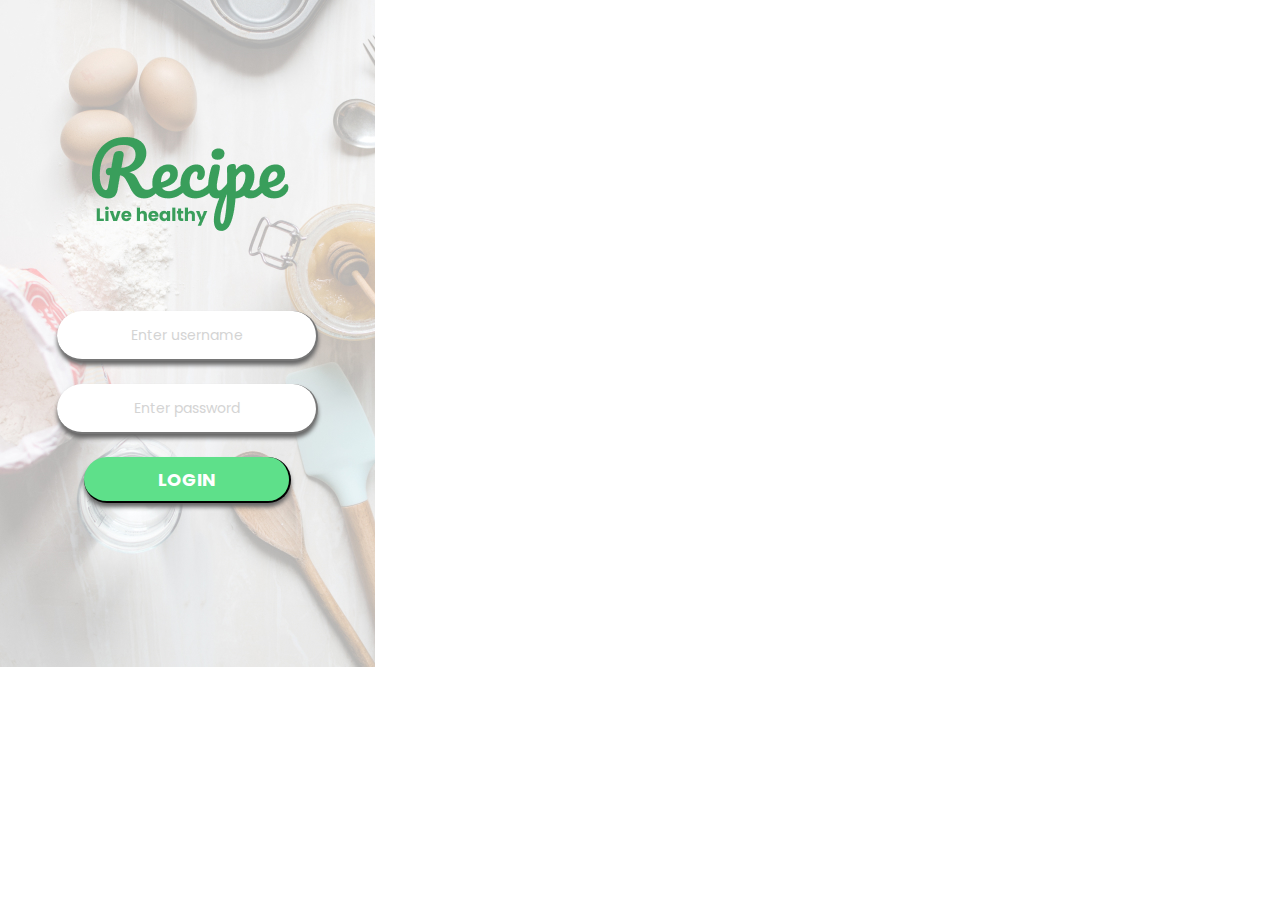
<file: index.html>
<!DOCTYPE html>
<html class="home">
<head>
	<title>Recipe App</title>
	<meta name="viewport" content="width=device-width, initial-scale=1.0">
	<link rel="stylesheet" type="text/css" href="style.css">
	<link rel="stylesheet" type="text/css" href="reset.css">
</head>
<body>
	<div id="logo">
		<img src="images/logo.png">
	</div>
	<div id="login-form">
		<input type="text" id="form01" class="form" name="username" placeholder="Enter username" style="width:68%;height:46px">
		<input type="text" id="form02" class="form" name="Password" placeholder="Enter password" style="width:68%;height:46px">
		<a href="index02.html"><button id="button01" type="button">LOGIN</button></a>
	</div>
</body>
</html>
</file>
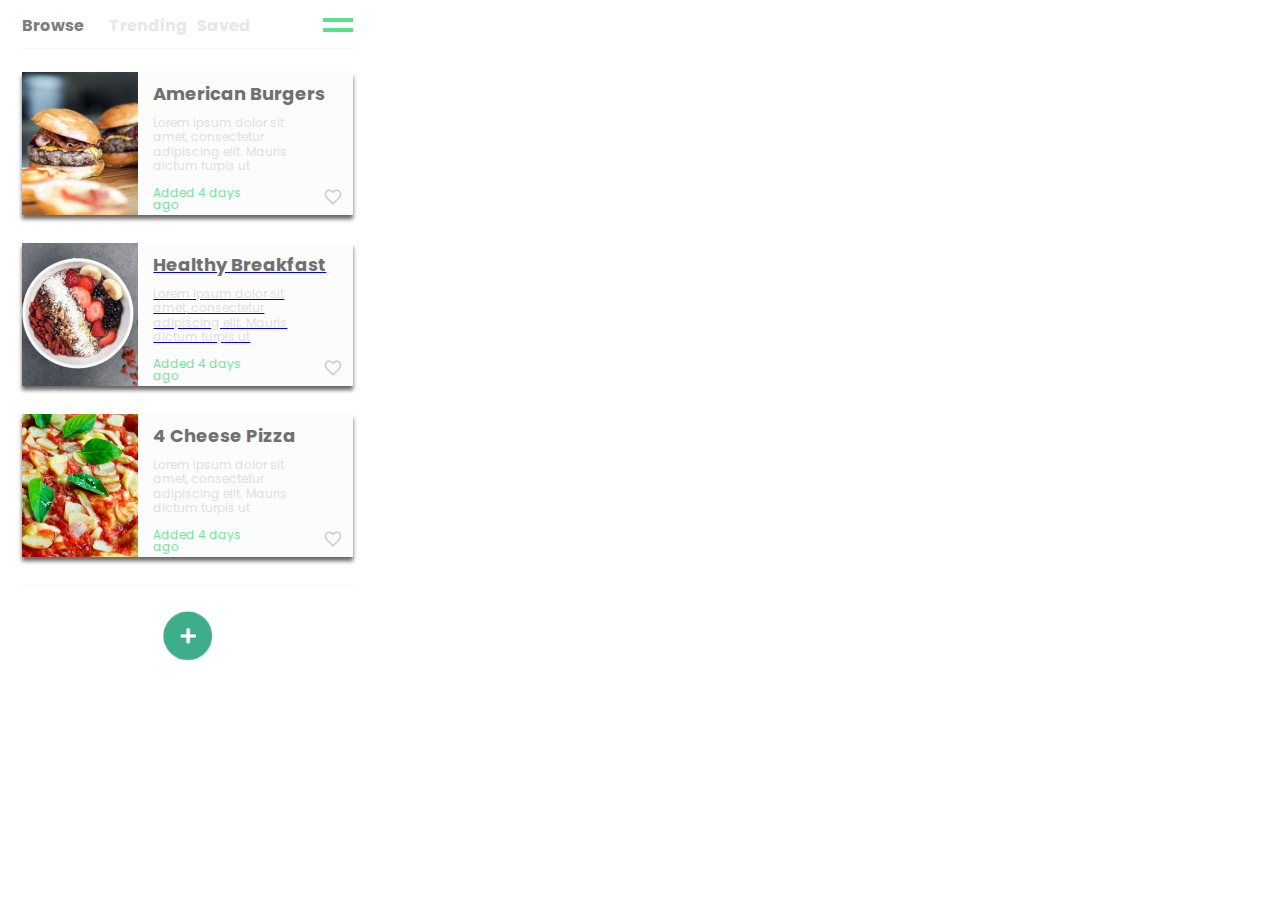
<file: index02.html>
<!DOCTYPE html>
<html class="second">
<head>
	<title>Recipe App</title>
	<meta name="viewport" content="width=device-width, initial-scale=1.0">
	<link rel="stylesheet" type="text/css" href="style.css">
	<link rel="stylesheet" type="text/css" href="reset.css">
</head>
<body>
	<div id="header">
		<div id="menu">
			<div id="browse">
				<h2 >Browse</h2>
			</div>
			<div id="trending">
				<h2 >Trending</h2>
			</div>
			<div id="saved">
				<h2 >Saved</h2>
			</div>
			<div class="clear"></div>
		</div>
		<div id="menu-lines" class="container" onclick="myfunction(this)">
				<div class="bar1"></div>
				<div class="bar2"></div>
		</div>
		
	</div>
	<div class="maincontainer">
		<!-- Burgers -->
		<div class="containers">
			<div class="container-left">
				<a href="index03.html"><img src="images/burgers.jpg"></a>
			</div>
			<div class="container-right">
				<div class="burger-size">
					<a id="burger-link" href="index03.html"><h3 class="food-name">American Burgers</h3></a>
				</div>
				<div class="description-width">
					<p class="description">Lorem ipsum dolor sit amet, consectetur adipiscing elit. Mauris dictum turpis ut  </p>
				</div>
				<div class="minicontainer">
					<div class="updateDate">
						<p class="date">Added 4  days ago</p>
					</div>
					<div class="fav">
						<img src="images/heart.png">
					</div>
				</div>
			</div>
			<div class="clear"></div>
		</div>
		<!-- Breakfast -->
		<div class="containers">
			<div class="container-left">
				<a href="breakfast-link"><img src="images/breakfast.jpg"></a>
			</div>
			<div class="container-right">
				<div class="burger-size">
						<a id="breakfast-link" href="index03.html"><h3 class="food-name">Healthy Breakfast</h3>
				</div>
				<div class="description-width">
					<p class="description">Lorem ipsum dolor sit amet, consectetur adipiscing elit. Mauris dictum turpis ut  </p>
				</div>
				<div class="minicontainer">
					<div class="updateDate">
						<p class="date">Added 4  days ago</p>
					</div>
					<div class="fav">
						<img src="images/heart.png">
					</div>
				</div>
			</div>
			<div class="clear"></div>
		</div>
		<!-- Pizza -->
		<div class="containers">
			<div class="container-left">
				<img src="images/pizza.jpg">
			</div>
			<div class="container-right">
				<div class="burger-size">
					<h3 class="food-name">4 Cheese Pizza</h3>
				</div>
				<div class="description-width">
					<p class="description">Lorem ipsum dolor sit amet, consectetur adipiscing elit. Mauris dictum turpis ut  </p>
				</div>
				<div class="minicontainer">
					<div class="updateDate">
						<p class="date">Added 4  days ago</p>
					</div>
					<div class="fav">
						<img src="images/heart.png">
					</div>
				</div>
			</div>
			<div class="clear"></div>
		</div>
	</div>
		<div id="footer">
			<div id="add">
				<img src="images/add.png">
			</div>
		</div>
		
	
</body>
</html>
</file>
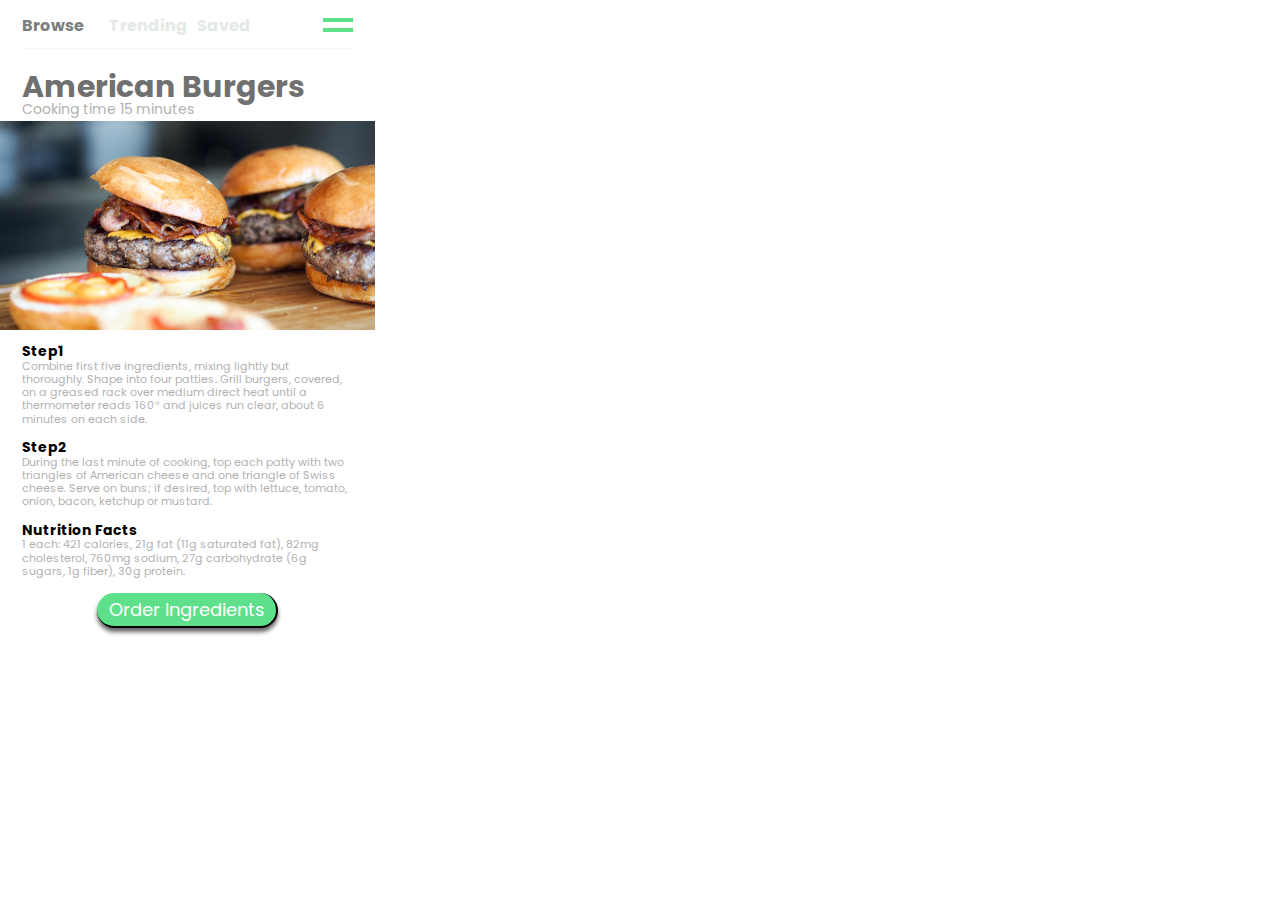
<file: index03.html>
<!DOCTYPE html>
<html class="third">
<head>
	<title>Recipe App</title>
	<meta name="viewport" content="width=device-width, initial-scale=1.0">
	<link rel="stylesheet" type="text/css" href="style.css">
	<link rel="stylesheet" type="text/css" href="reset.css">
</head>
<body>
	<div id="header">
		<div id="menu">
			<div id="browse">
				<h2 >Browse</h2>
			</div>
			<div id="trending">
				<h2 >Trending</h2>
			</div>
			<div id="saved">
				<h2 >Saved</h2>
			</div>
			<div class="clear"></div>
		</div>
		<div id="menu-lines" class="container" onclick="myfunction(this)">
				<div class="bar1"></div>
				<div class="bar2"></div>
		</div>
		
	</div>
	<div class="maincontainer02">
		<!-- Burgers -->
			<div class="">
				<div class="">
					<h1 id="americanBurgers" class="food-name">American Burgers</h1>
					<h4 id="cooking-time">Cooking time 15 minutes</h4>
				</div>
			</div>
	</div>
			<div class="">
				<img id="main-image" src="images/burger02.jpg">
			</div>
	<div class="maincontainer03">
			<div id="howTo">
				<p id="recipe">
				<span class="direction">Step1</span><br>
				Combine first five ingredients, mixing lightly but <br>thoroughly. Shape into four patties. Grill burgers, covered, <br> on a greased rack over medium direct heat until a thermometer reads 160° and juices run clear, about 6 minutes on each side.
				<br><br><span class="direction">Step2</span><br>
				During the last minute of cooking, top each patty with two triangles of American cheese and one triangle of Swiss cheese. Serve on buns; if desired, top with lettuce, tomato, onion, bacon, ketchup or mustard.
				<br><br><span class="direction">Nutrition Facts</span><br>
				1 each: 421 calories, 21g fat (11g saturated fat), 82mg cholesterol, 760mg sodium, 27g carbohydrate (6g sugars, 1g fiber), 30g protein.
				</p>
			</div>
			<div id="center">
				<a href="#"><button id="button02" type="button">Order Ingredients</button></a>
			</div>
	</div>
		
	
</body>
</html>
</file>
<file: style.css>
@import url('https://fonts.googleapis.com/css?family=Poppins:400,700&display=swap');
body{
	height:667px;
	width: 375px;
	margin: 0;
	height: auto;
	position: relative;

}
.home{
	background-image: url('images/background.jpg');
	/*background-size: cover*/;
	background-repeat: no-repeat;
}
h1{
	font-size: 30px;
}
h2{
	font-family: 'Poppins', sans-serif;
	font-size: 20px;
}
h3{
	font-family: 'Poppins', sans-serif;
	font-size: 18px;
}
h4{
	font-size: 14px;
}
p{
	font-size: 12px;
}
.clear{
	clear: both;
}
#logo{
	margin-top: 104px;
	width: 199px;
	height: 133px;
	display: block;
	margin-left: auto;
	margin-right: auto;
}
#login-form{
	text-align: center;
}
#form01{
	margin-top: 74px;
	margin-bottom: 23px;
}
#form02{
	margin-bottom: 23px;
}
.form{
	width: 100%;
	height: 46px;
	border-radius: 50px;
	border-top : none;
	border-left: none;
	display: block;
	width: 50%;
	margin: auto;
	-webkit-box-shadow: 0 4px 4px 0 #666666;
box-shadow: 0 4px 4px 0 #666666;

}
input[type]{
	font-size: 14px;
	text-align: center;
	font-family: 'Poppins', sans-serif;
	
}
::-webkit-input-placeholder{
  color: #D4D4D4;
}
#button01{
	width: 55%;
	height: 46px;
	border-radius: 50px;
	border-top : none;
	border-left: none;
	background-color: #5EE08A;
	color: #ffffff;
	font-family: 'Poppins', sans-serif;
	font-weight: bold;
	font-size: 18px;
	-webkit-box-shadow: 0 4px 4px 0 #666666;
box-shadow: 0 4px 4px 0 #666666;
}

#header{
	margin: 18px 5.9% 0 5.9%;
	height: 30px;
	border-bottom: 1px solid #F6F6F6;

}

#menu div{
	float: left;
}
#browse{
	margin-right: 1.7%;
	width: 23%;
}

#trending{
	margin: 0 1.7%;
	width: 23%;
}

#saved{
	margin-left: 1.7%;
	width: 23%;
}

#browse > h2{
	color: #7C7F7D;
}

#trending, #saved >h2 {
	color: #E4E9E5;
}

#menu-lines{
	position: absolute;
	float: right;
	right: 5.9%;
}

.bar1, .bar2 {
  width: 30px;
  height: 4px;
  background-color: #5EE08A;
  transition: 0.4s;
}
.bar1{
	margin-bottom:6px;
	margin-right: 0;
	margin-left: 0;
}
.bar2{
	margin: 6px 0;
}


#menu > div{
	font-family: 'Poppins', sans-serif;
	font-weight: bold;

}

.maincontainer{
	margin: 23px 5.9% 0 5.9%;
	border-bottom: 1px solid #F6F6F6;

}
.containers{
	background-color: #FCFCFC;
	-webkit-box-shadow: 0 4px 4px 0 #666666;
box-shadow: 0 4px 4px 0 #666666;
	height: 143px;
	margin-bottom: 28px;
}
.container-left{
	width: 35.1%;
	float: left;
}
.container-right{
	margin-left: 4.6%;
	width: 60%;
	float: left;
}
.burger-size{
	margin: 13px 0 13px 0;
}
#burger-link{
	text-decoration: none;
}
.food-name{
	font-size: 18px;
	color: #6F7170;
	font-weight: bold;
	font-family: 'Poppins', sans-serif;
}
.description-width{
	width: 82%;
	margin-bottom: 13px;
}
.description{
	line-height: 1.2;
	font-size: 12px;
	color: #E1DFDF;
	font-family: 'Poppins', sans-serif;
}
.updateDate{
	float: left;
	width: 55%;
}
.fav{
	margin-right: 4.6%;
	float: right;
}
.date{
	font-size: 12px;
	color: #73E499;
	font-family: 'Poppins', sans-serif;
}
#add{
	text-align: center;
	margin: 25px 0 25px 0;
}
.second{
	height: 667px;
}
.third{
	height: 667px;
}
#americanBurgers{
	font-size: 30px;
}
#cooking-time{
	font-size: 14px;
	font-family: 'Poppins', sans-serif;
	color: #B2B1B1;
	margin-bottom: 5px;
}

#howTo{
	margin-top: 10px;
}
.direction {
	font-size: 14px;
	color:#000000;
	font-weight: bold;
	font-family: 'Poppins', sans-serif;

}
#recipe{
	color: #B2B1B1;
	font-size: 11px;
	font-family: 'Poppins', sans-serif;
	line-height: 1.2
}

.maincontainer02{
	margin: 23px 5.9% 0 5.9%;
}
.maincontainer03{
	margin: 0 5.9%;
}
#center{
	margin-top: 15px;
	text-align: center;
}
#button02{
	width: 55%;
	height: 35px;
	border-radius: 50px;
	border-top : none;
	border-left: none;
	background-color: #5EE08A;
	color: #ffffff;
	font-family: 'Poppins', sans-serif;
	font-size: 18px;
	-webkit-box-shadow: 0 4px 4px 0 #666666;
box-shadow: 0 4px 4px 0 #666666;
}
</file>
